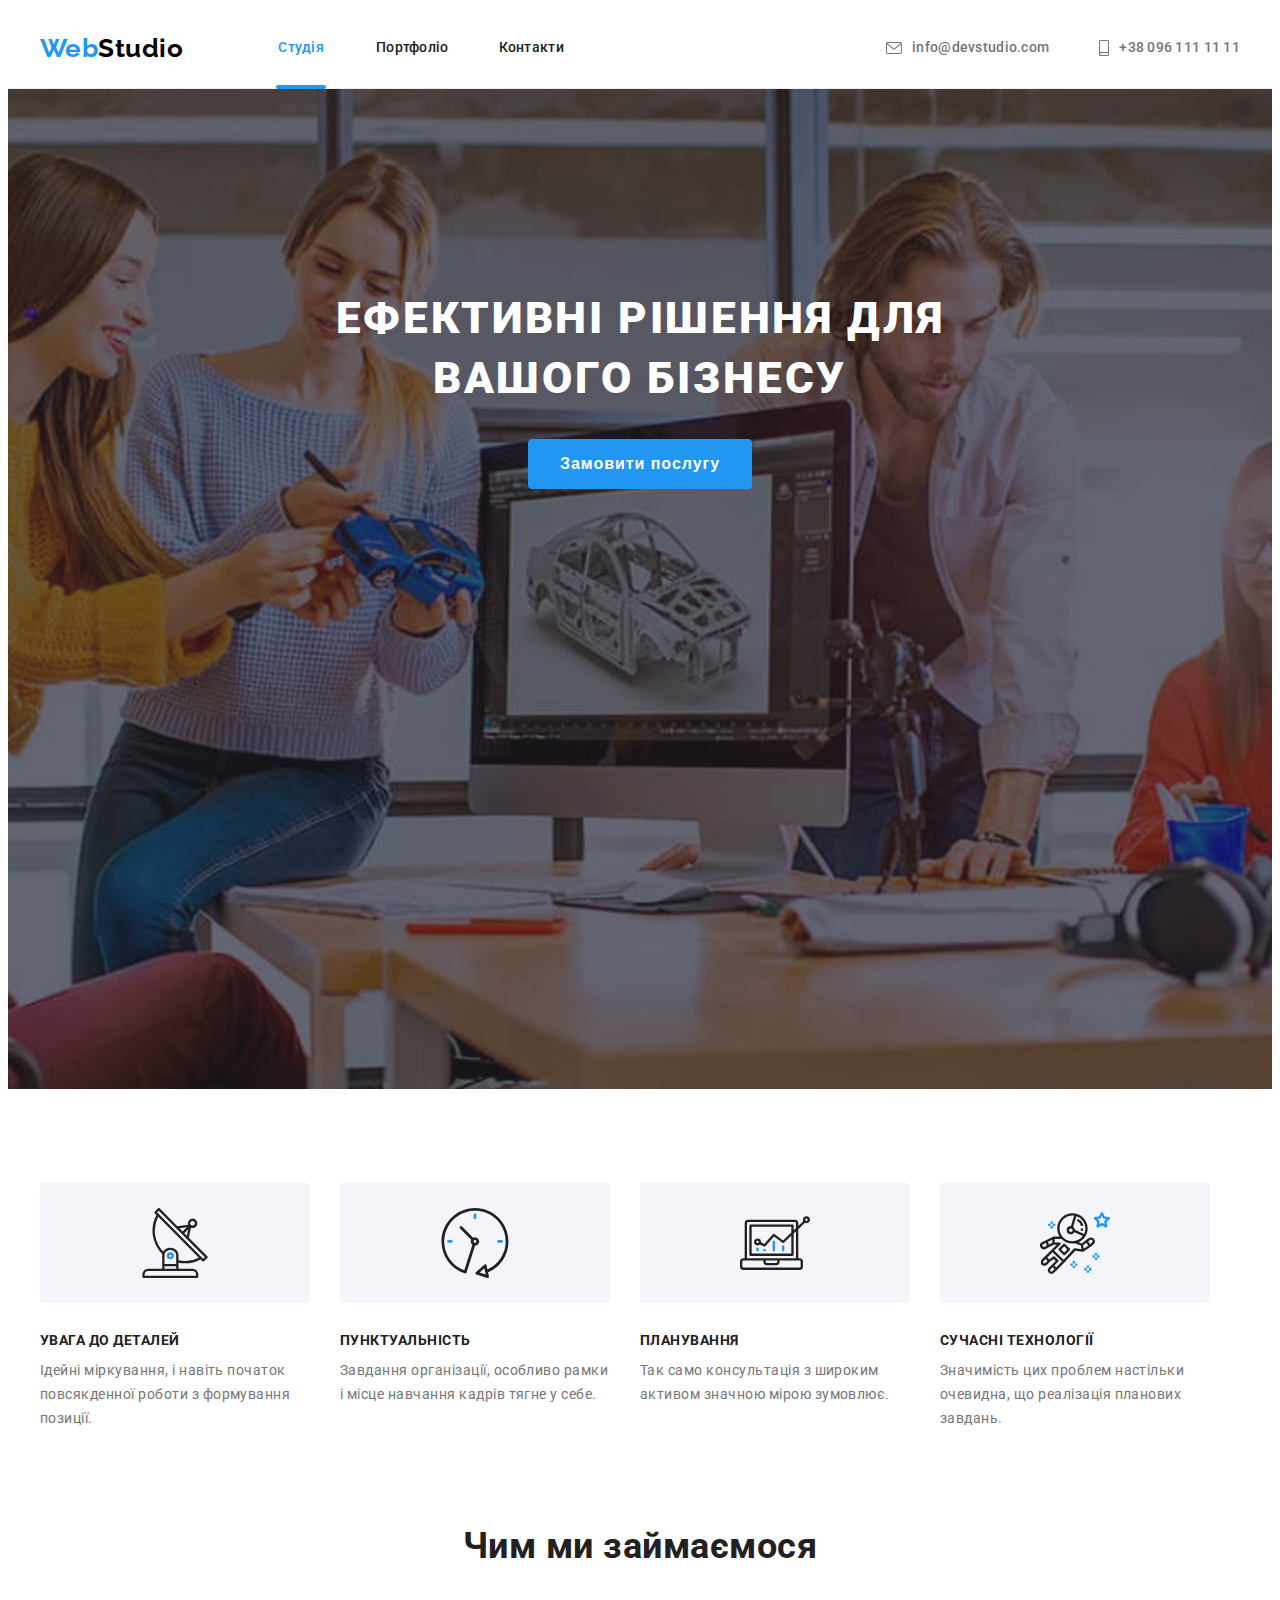
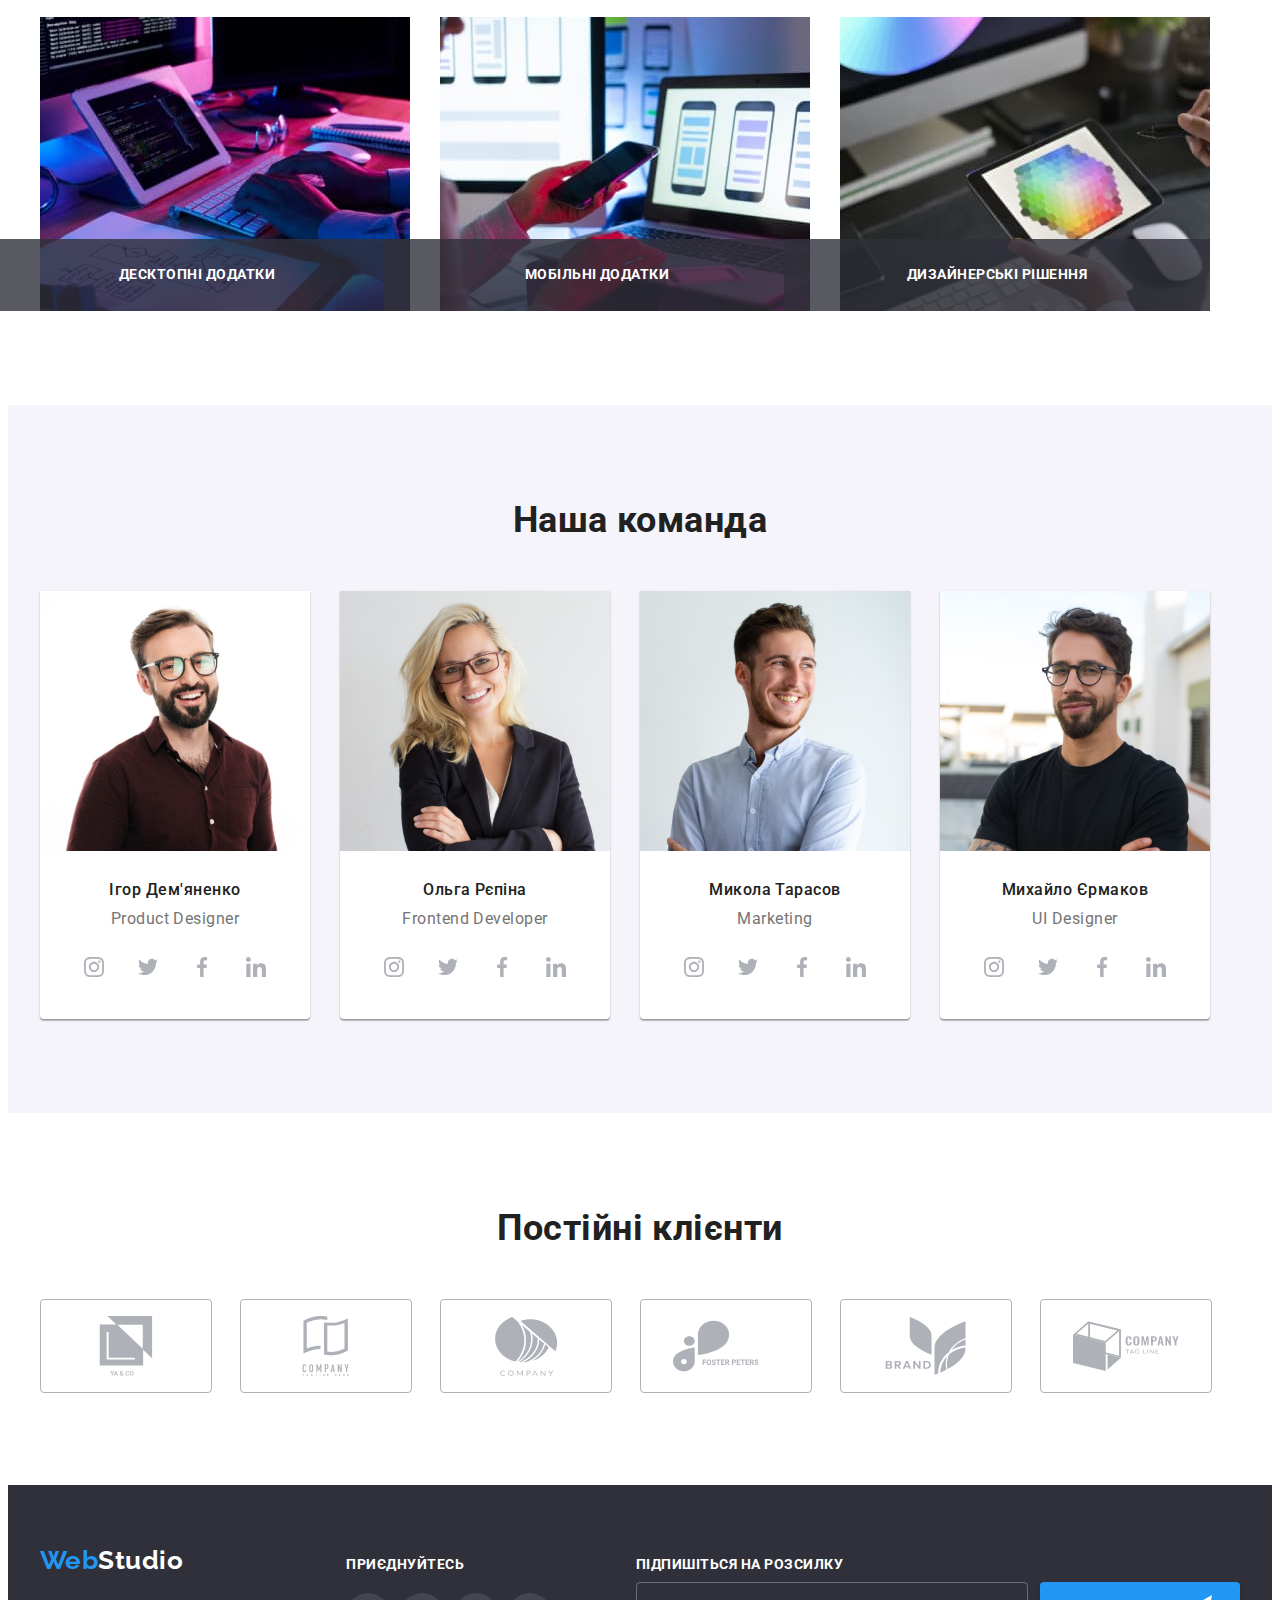
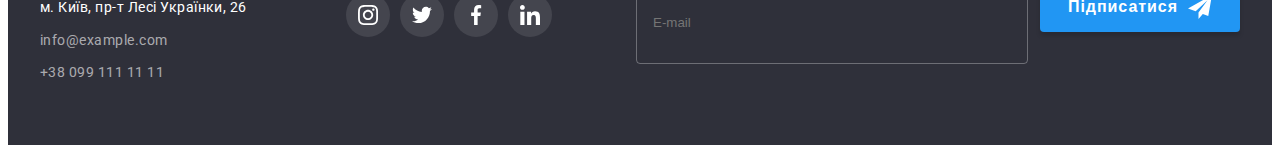
<file: index.html>
<!DOCTYPE html>
<html lang="uk">

<head>
    <meta charset="UTF-8">
    <meta http-equiv="X-UA-Compatible" content="IE=edge">
    <meta name="viewport" content="width=device-width, initial-scale=1.0">
    <title>WebStudio</title>
    <link rel="preconnect" href="https://fonts.googleapis.com">
    <link rel="preconnect" href="https://fonts.gstatic.com" crossorigin>
    <link
        href="https://fonts.googleapis.com/css2?family=Raleway:wght@700&family=Roboto:wght@400;500;700;900&display=swap"
        rel="stylesheet">
        <link rel="stylesheet" href="https://cdnjs.cloudflare.com/ajax/libs/modern-normalize/1.1.0/modern-normalize.min.css"
            integrity="sha512-wpPYUAdjBVSE4KJnH1VR1HeZfpl1ub8YT/NKx4PuQ5NmX2tKuGu6U/JRp5y+Y8XG2tV+wKQpNHVUX03MfMFn9Q=="
            crossorigin="anonymous" referrerpolicy="no-referrer" />
    <link rel="stylesheet" href="./css/styles.css">
    <link rel="stylesheet" href="./sass/index.css">
</head>

<body>
    <header class="bonner">
        <div class="container">
            <nav class="bonner-nav">
                <a lang="en" href="./index.html" class="logo-link list"><span class="logo">Web</span>Studio</a>

                <ul class="list gap">
                    <li class="item">
                        <a href="./index.html" class="gap-link link current">Студія</a>
                    </li>
                    <li class="item">
                        <a href="./portfolio.html" class="gap-link link">Портфоліо</a>
                    </li>
                    <li class="item">
                        <a href="" class="gap-link link">Контакти</a>
                    </li>
                </ul>
            </nav>

            <ul class="bonner-list list">
                <li class="item">
                    <a class="bonner-link link" href="mailto:info@devstudio.com">
                        <svg class="bonner-icon" width="16" height="12">
                            <use href="./images/icons.svg#icon-envelope"></use>
                        </svg>
                        info@devstudio.com
                    </a>
                </li>
                <li class="item">
                    <a class="bonner-link link" href="tel:+380961111111">
                        <svg class="bonner-icon" width="10" height="16">
                            <use href="./images/icons.svg#icon-smartphone"></use>
                        </svg>
                        +38 096 111 11 11
                    </a>
                </li>
            </ul>
        </div>
    </header>
    <main>
        <section class="primary">
            <div class="container primary-container">
                <h1 class="title">Ефективні рішення для вашого бізнесу</h1>
                <button type="button" class="btn" data-modal-open>Замовити послугу</button>
            </div>
        </section>
        <section class="feature">
            <div class="container">
                <ul class="list">
                    <li class="item item-before">
                        <h3 class="title">УВАГА ДО ДЕТАЛЕЙ</h3>
                        <p class="text">Ідейні міркування, і навіть початок повсякденної роботи з формування позиції.</p>
                    </li>
                    <li class="item item-before">
                        <h3 class="title">ПУНКТУАЛЬНІСТЬ</h3>
                        <p class="text">Завдання організації, особливо рамки і місце навчання кадрів тягне у себе.</p>
                    </li>
                    <li class="item item-before">
                        <h3 class="title">ПЛАНУВАННЯ</h3>
                        <p class="text">Так само консультація з широким активом значною мірою зумовлює.</p>
                    </li>
                    <li class="item item-before">
                        <h3 class="title">СУЧАСНІ ТЕХНОЛОГІЇ</h3>
                        <p class="text">Значимість цих проблем настільки очевидна, що реалізація планових завдань.</p>
                    </li>
                </ul>
            </div>
        </section>
        <section class="work">
            <div class="container">
                <h2 class="title">Чим ми займаємося</h2>
                <ul class="list">
                    <li class="item">
                        <div class="work-container">
                            <img src="./images/img1.jpg" alt="Людина працює за ноутбуком" width="370" height="294">
                            <p class="work-text">Десктопні додатки</p>
                        </div>
                    </li>
                    <li class="item">
                        <div class="work-container">
                            <img src="./images/img2.jpg" alt="Людина с телефоном та ноутбуком" width="370" height="294">
                            <p class="work-text">Мобільні додатки</p>
                        </div>
                    </li>
                    <li class="item">
                        <div class="work-container">
                            <img src="./images/img3.jpg" alt="Палітра" width="370" height="294">
                            <p class="work-text">Дизайнерські рішення</p>
                        </div>
                    </li>
                </ul>
            </div>
        </section>
        <section class="team">
            <div class="container">
                <h2 class="title">Наша команда</h2>
                <ul class="team-list list">
                    
                    <li class="team-item">
                        <img src="./images/product.jpg" alt="Фото співробітника" width="270" height="260">
                        <div class="container-wrap">
                            <h3 class="subtitle">Ігор Дем'яненко</h3>
                            <p lang="en" class="text">Product Designer</p>
                            <ul class="team-soc list">
                                <li class="item-soc item">
                                    <a href="https://www.instagram.com/" target="_blank" rel="noreferrer noopener" class="link-soc link">
                                        <svg class="icon-soc" width="20" height="20">
                                            <use href="./images/icons.svg#icon-instagram"></use>
                                        </svg>
                                    </a>
                                </li>
                                <li class="item-soc item">
                                    <a href="https://twitter.com/" target="_blank" rel="noreferrer noopener" class="link-soc link">
                                        <svg class="icon-soc" width="20" height="20">
                                            <use href="./images/icons.svg#icon-twitter"></use>
                                        </svg>
                                    </a>
                                </li>
                                <li class="item-soc item">
                                    <a href="https://uk-ua.facebook.com/" target="_blank" rel="noreferrer noopener" class="link-soc link">
                                        <svg class="icon-soc" width="20" height="20">
                                            <use href="./images/icons.svg#icon-facebook"></use>
                                        </svg>
                                    </a>
                                </li>
                                <li class="item-soc item">
                                    <a href="https://ua.linkedin.com/" target="_blank" rel="noreferrer noopener" class="link-soc link">
                                        <svg class="icon-soc" width="20" height="20">
                                            <use href="./images/icons.svg#icon-linkedin"></use>
                                        </svg>
                                    </a>
                                </li>
                            </ul>
                        </div>
                    </li>
                    <li class="team-item">
                        <img src="./images/frontend.jpg" alt="Фото співробітника" width="270" height="260">
                        <div class="container-wrap">
                            <h3 class="subtitle">Ольга Рєпіна</h3>
                            <p lang="en" class="text">Frontend Developer</p>
                            <ul class="team-soc list">
                                <li class="item-soc item">
                                    <a href="" class="link-soc link">
                                        <svg class="icon-soc" width="20" height="20">
                                            <use href="./images/icons.svg#icon-instagram"></use>
                                        </svg>
                                    </a>
                                </li>
                                <li class="item-soc item">
                                    <a href="" class="link-soc link">
                                        <svg class="icon-soc" width="20" height="20">
                                            <use href="./images/icons.svg#icon-twitter"></use>
                                        </svg>
                                    </a>
                                </li>
                                <li class="item-soc item">
                                    <a href="" class="link-soc link">
                                        <svg class="icon-soc" width="20" height="20">
                                            <use href="./images/icons.svg#icon-facebook"></use>
                                        </svg>
                                    </a>
                                </li>
                                <li class="item-soc item">
                                    <a href="" class="link-soc link">
                                        <svg class="icon-soc" width="20" height="20">
                                            <use href="./images/icons.svg#icon-linkedin"></use>
                                        </svg>
                                    </a>
                                </li>
                            </ul>
                        </div>
                    </li>
                    <li class="team-item">
                        <img src="./images/marketing.jpg" alt="Фото співробітника" width="270" height="260">
                        <div class="container-wrap">
                            <h3 class="subtitle">Микола Тарасов</h3>
                            <p lang="en" class="text">Marketing</p>
                            <ul class="team-soc list">
                                <li class="item-soc item">
                                    <a href="" class="link-soc link">
                                        <svg class="icon-soc" width="20" height="20">
                                            <use href="./images/icons.svg#icon-instagram"></use>
                                        </svg>
                                    </a>
                                </li>
                                <li class="item-soc item">
                                    <a href="" class="link-soc link">
                                        <svg class="icon-soc" width="20" height="20">
                                            <use href="./images/icons.svg#icon-twitter"></use>
                                        </svg>
                                    </a>
                                </li>
                                <li class="item-soc item">
                                    <a href="" class="link-soc link">
                                        <svg class="icon-soc" width="20" height="20">
                                            <use href="./images/icons.svg#icon-facebook"></use>
                                        </svg>
                                    </a>
                                </li>
                                <li class="item-soc item">
                                    <a href="" class="link-soc link">
                                        <svg class="icon-soc" width="20" height="20">
                                            <use href="./images/icons.svg#icon-linkedin"></use>
                                        </svg>
                                    </a>
                                </li>
                            </ul>
                        </div>
                    </li>
                    <li class="team-item">
                        <img src="./images/ul.jpg" alt="Фото співробітника" width="270" height="260">
                        <div class="container-wrap">
                            <h3 class="subtitle">Михайло Єрмаков</h3>
                            <p lang="en" class="text">UI Designer</p>
                            <ul class="team-soc list">
                                <li class="item-soc item">
                                    <a href="" class="link-soc link">
                                        <svg class="icon-soc" width="20" height="20">
                                            <use href="./images/icons.svg#icon-instagram"></use>
                                        </svg>
                                    </a>
                                </li>
                                <li class="item-soc item">
                                    <a href="" class="link-soc link">
                                        <svg class="icon-soc" width="20" height="20">
                                            <use href="./images/icons.svg#icon-twitter"></use>
                                        </svg>
                                    </a>
                                </li>
                                <li class="item-soc item">
                                    <a href="" class="link-soc link">
                                        <svg class="icon-soc" width="20" height="20">
                                            <use href="./images/icons.svg#icon-facebook"></use>
                                        </svg>
                                    </a>
                                </li>
                                <li class="item-soc item">
                                    <a href="" class="link-soc link">
                                        <svg class="icon-soc" width="20" height="20">
                                            <use href="./images/icons.svg#icon-linkedin"></use>
                                        </svg>
                                    </a>
                                </li>
                            </ul>
                        </div>
                    </li>
                </ul>
            </div>
        </section>
        <section class="clients">
            <div class="container">
                <h2 class="title">Постійні клієнти</h2>
                <ul class="clients-list list">
                    <li class="clients-item">
                        <a href="" class="clients-link link">
                            <svg class="clients-icon" width="106" height="60">
                                <use href="./images/icons.svg#icon-yaco"></use>
                        </svg>
                        </a>
                    </li>
                    <li class="clients-item">
                        <a href="" class="clients-link link">
                            <svg class="clients-icon" width="106" height="60">
                                <use href="./images/icons.svg#icon-tagline"></use>
                            </svg>
                        </a>
                    </li>
                    <li class="clients-item">
                        <a href="" class="clients-link link">
                            <svg class="clients-icon" width="106" height="60">
                                <use href="./images/icons.svg#icon-company"></use>
                            </svg>
                        </a>
                    </li>
                    <li class="clients-item">
                        <a href="" class="clients-link link">
                            <svg class="clients-icon" width="106" height="60">
                                <use href="./images/icons.svg#icon-foster"></use>
                            </svg>
                        </a>
                    </li>
                    <li class="clients-item">
                        <a href="" class="clients-link link">
                            <svg class="clients-icon" width="106" height="60">
                                <use href="./images/icons.svg#icon-brand"></use>
                            </svg>
                        </a>
                    </li>
                    <li class="clients-item">
                        <a href="" class="clients-link link">
                            <svg class="clients-icon" width="106" height="60">
                                <use href="./images/icons.svg#icon-tag"></use>
                            </svg>
                        </a>
                    </li>
                </ul>
            </div>
        </section>
    </main>
    <footer class="footer">
        <div class="container list">
            <div class="footer-adress">
                <a lang="en" href="./index.html" class="logo-link basement"><span class="logo">Web</span>Studio</a>
                <address class="box">
                   
                    <ul class="list">
                        <li class="adress-item">
                            <a href="https://goo.gl/maps/8fatFaNchkYs84Wi7" target="_blank" rel="noopenner nofollow" class="adress-link link">м. Київ, пр-т Лесі Українки, 26</a>
                        </li>
                        <li class="adress-item">
                            <a href="mailto:info@example.com" class="adress-link link color">info@example.com</a>
                        </li>
                        <li class="adress-item">
                            <a href="tel:+380991111111" class="adress-link link color">+38 099 111 11 11</a>
                        </li>
                    </ul>
                </address>
            </div>
            <div class="footer-icon-soc">
                <p class="footer-icon-title">ПРИЄДНУЙТЕСЬ</p>
                <ul class="footer-icon-list list">
                    <li class="footer-icon-item item">
                        <a href="" class="footer-icon-link link">
                            <svg class="footer-icon" width="20" height="20">
                                <use href="./images/icons.svg#icon-instagram"></use>
                            </svg>
                        </a>
                    </li>
                    <li class="footer-icon-item item">
                        <a href="" class="footer-icon-link link">
                            <svg class="footer-icon" width="20" height="20">
                                <use href="./images/icons.svg#icon-twitter"></use>
                            </svg>
                        </a>
                    </li>
                    <li class="footer-icon-item item">
                        <a href="" class="footer-icon-link link">
                            <svg class="footer-icon" width="20" height="20">
                                <use href="./images/icons.svg#icon-facebook"></use>
                            </svg>
                        </a>
                    </li>
                    <li class="footer-icon-item item">
                        <a href="" class="footer-icon-link link">
                            <svg class="footer-icon" width="20" height="20">
                                <use href="./images/icons.svg#icon-linkedin"></use>
                            </svg>
                        </a>
                    </li>
                </ul>
            </div>
            <form class="footer-form">
                <b class="footer-form-title">Підпишіться на розсилку</b>
                <div class="input-container">
                    <input type="email" id="footer-form" class="footer-input" name="footer-mail" placeholder="E-mail" />
                    <button type="submit" class="footer-form-button">
                        Підписатися
                        <svg class="footer-form-icon" width="24" height="24">
                            <use href="./images/icons.svg#icon-icon-send"></use>
                        </svg>
                    </button>
                </div>
            </form>
        </div>
    </footer>
    <div class="backdrop is-hidden" data-modal>
        <div class="modal">
            <button class="modal-btn" data-modal-close>
                <svg class="modal-icon" width="18" height="18">
                    <use href="./images/icons.svg#icon-close"></use>
                </svg>
            </button>
            <p class="modal-title">Залиште свої дані, ми вам передзвонимо</p>
            <form class="modal-form">
                <div class="input-field">
                    <label for="user-name" class="input-text">Ім'я</label>
                    <input type="text" class="form-input" name="user-name" id="user-name">
                    <svg class="input-icon" width="18" height="18">
                        <use href="./images/icons.svg#icon-person"></use>
                    </svg>
                </div>
                <div class="input-field">
                    <label for="user-tel" class="input-text">Телефон</label>
                    <input type="tel" class="form-input" name="user-tel" id="user-tel" required>
                    <svg class="input-icon" width="18" height="18">
                        <use href="./images/icons.svg#icon-phone"></use>
                    </svg>
                </div>
                <div class="input-field">
                    <label for="user-email" class="input-text">Пошта</label>
                    <input type="email" class="form-input" name="user-email" id="user-email">
                    <svg class="input-icon" width="18" height="18">
                        <use href="./images/icons.svg#icon-email"></use>
                    </svg>
                </div>
                <div class="input-field">
                    <label for="user-comment" class="input-text">Коментар</label>
                    <textarea name="user-comment" id="user-comment" class="input-comment">Введіть текст</textarea>
                </div>
                <div class="input-field">
                    <input type="checkbox" name="user-policy" value="true" class="input-check visually-hidden" id="user-policy">
                    <label for="user-policy" class="user-text">
                        <span>
                            <svg class="check-icon" width="10" height="8">
                                <use href="./images/icons.svg#icon-vector"></use>
                            </svg>
                        </span>
                        Погоджуюся з розсилкою та приймаю
                        <a href="" class="user-link">Умови договору</a>
                    </label>
                    
                </div>
                <button type="submit" class="form-btn">Відправити</button>
            </form>
        </div>
    </div>
    <script src="./modal.js"></script>
    </body>
    </html>
</file>
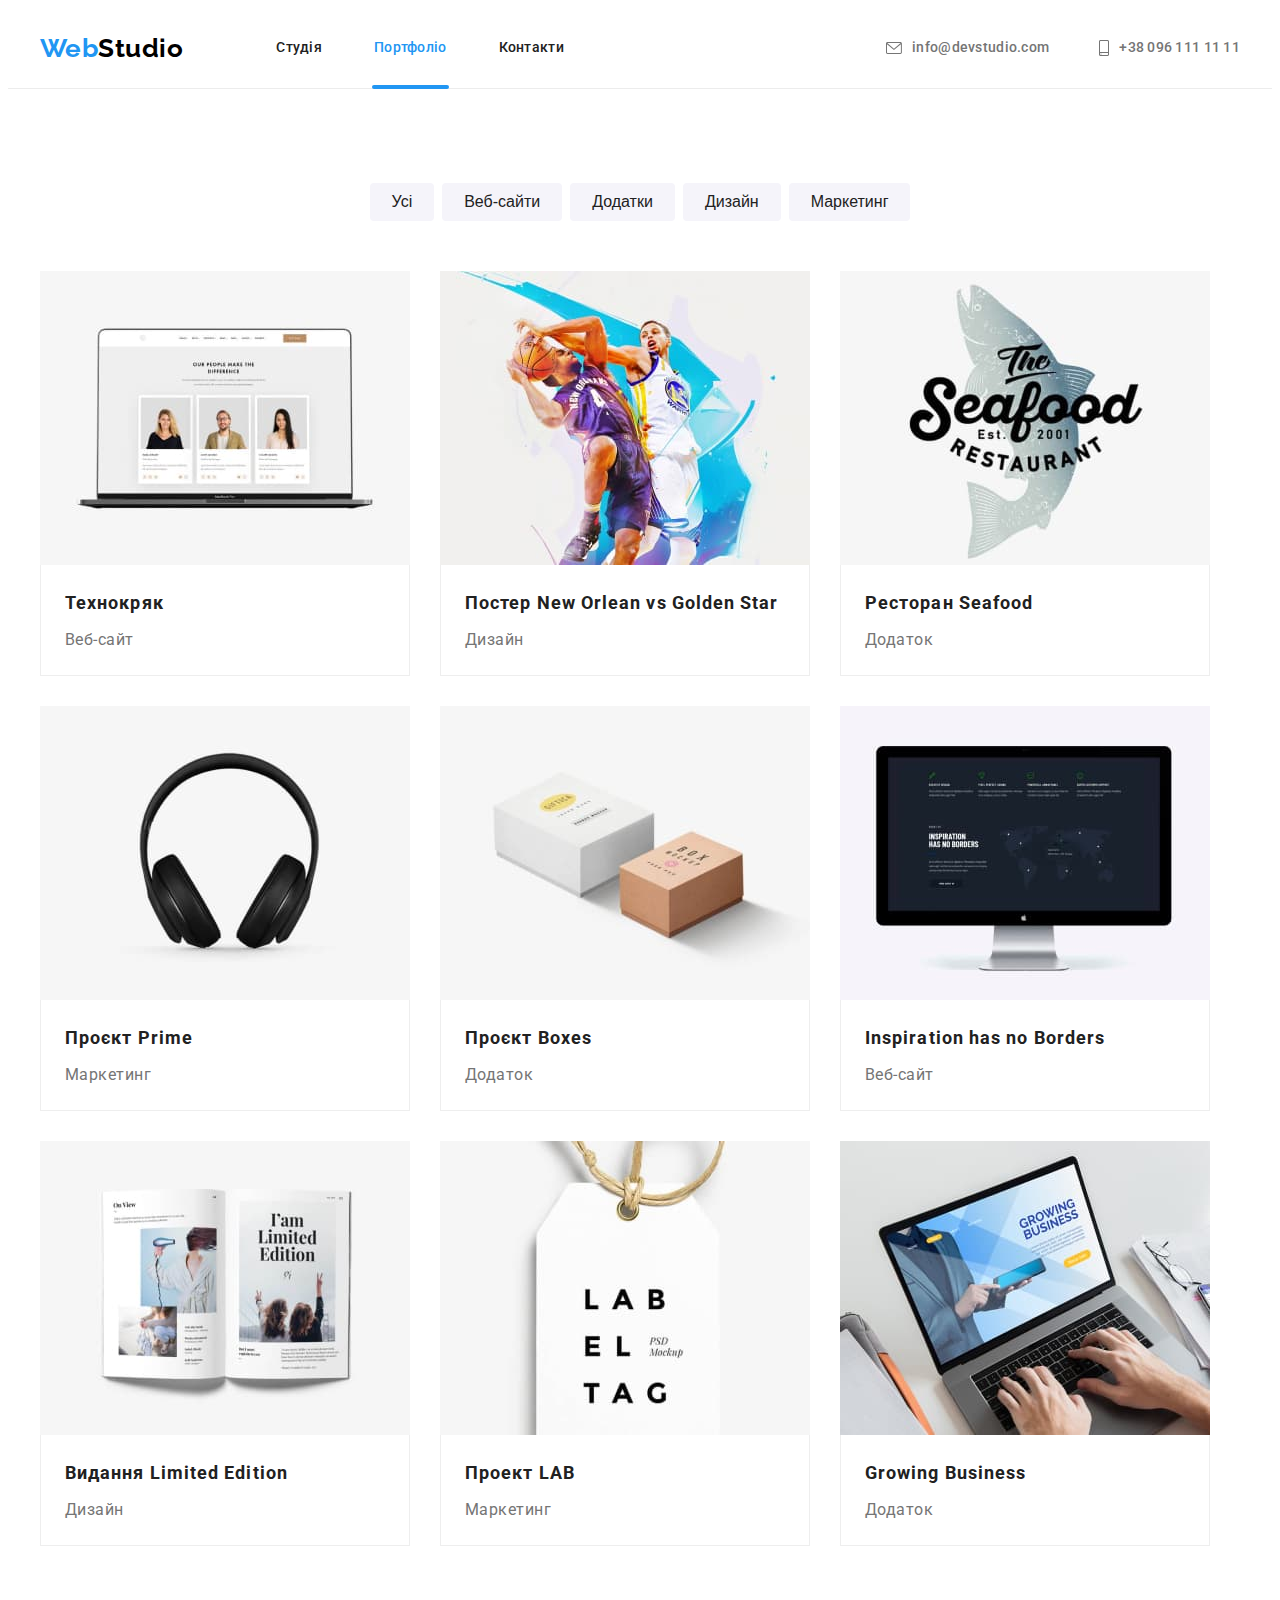
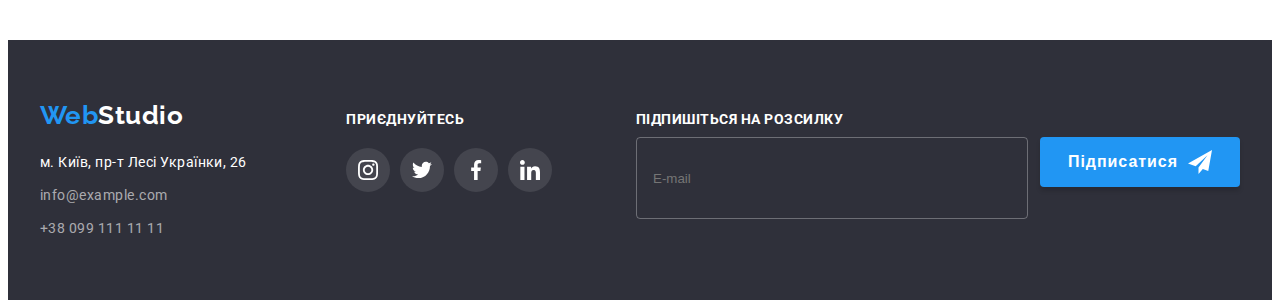
<file: portfolio.html>
<!DOCTYPE html>
<html lang="uk">

<head>
    <meta charset="UTF-8">
    <meta http-equiv="X-UA-Compatible" content="IE=edge">
    <meta name="viewport" content="width=device-width, initial-scale=1.0">
    <title>WebStudio</title>
    <link rel="preconnect" href="https://fonts.googleapis.com">
    <link rel="preconnect" href="https://fonts.gstatic.com" crossorigin>
    <link
        href="https://fonts.googleapis.com/css2?family=Raleway:wght@700&family=Roboto:wght@400;500;700;900&display=swap"
        rel="stylesheet">
    <link rel="stylesheet" href="https://cdnjs.cloudflare.com/ajax/libs/modern-normalize/1.1.0/modern-normalize.min.css"
        integrity="sha512-wpPYUAdjBVSE4KJnH1VR1HeZfpl1ub8YT/NKx4PuQ5NmX2tKuGu6U/JRp5y+Y8XG2tV+wKQpNHVUX03MfMFn9Q=="
        crossorigin="anonymous" referrerpolicy="no-referrer" />
    <link rel="stylesheet" href="./css/styles.css">
</head>

<body>
    <header class="bonner">
        <div class="container">
            <nav class="bonner-nav">
                <a lang="en" href="./index.html" class="logo-link list"><span class="logo">Web</span>Studio</a>

                <ul class="list gap">
                    <li class="item">
                        <a href="./index.html" class="gap-link link">Студія</a>
                    </li>
                    <li class="item">
                        <a href="./portfolio.html" class="gap-link link current">Портфоліо</a>
                    </li>
                    <li class="item">
                        <a href="" class="gap-link link">Контакти</a>
                    </li>
                </ul>
            </nav>

            <ul class="bonner-list list">
                <li class="item">
                    <a class="bonner-link link" href="mailto:info@devstudio.com">
                        <svg class="bonner-icon" width="16" height="12">
                            <use href="./images/icons.svg#icon-envelope"></use>
                        </svg>
                        info@devstudio.com
                    </a>
                </li>
                <li class="item">
                    <a class="bonner-link link" href="tel:+380961111111">
                        <svg class="bonner-icon" width="10" height="16">
                            <use href="./images/icons.svg#icon-smartphone"></use>
                        </svg>
                        +38 096 111 11 11
                    </a>
                </li>
            </ul>
        </div>
    </header>
        <main>
        <section class="blosc">
            <div class="container">
                <h1 class="title visually-hidden">Портфоліо</h1>
                <ul class="list blosc-list">
                    <li class="blosc-item">
                        <button type="button" class="blosc-btn">Усі</button>
                    </li>
                    <li class="blosc-item">
                        <button type="button" class="blosc-btn">Веб-сайти</button>
                    </li>
                    <li class="blosc-item">
                        <button type="button" class="blosc-btn">Додатки</button>
                    </li>
                    <li class="blosc-item">
                        <button type="button" class="blosc-btn">Дизайн</button>
                    </li>
                    <li class="blosc-item">
                        <button type="button" class="blosc-btn">Маркетинг</button>
                    </li>
                </ul>
                    <ul class="aside-list list">
                        <li class="aside-item">
                            <a href="" class="blosc-link link">
                                <div class="blosc-img">
                                    <img src="./images/techno.jpg" alt="Ноутбук з зображенням людей" width="370" height="294">
                                    <p class="blosc-hover-text">Ресурс пропонує комплексні<br>
                                        пропозиції з різним рівнем<br>
                                        функціоналу та сервісів. Все це<br>
                                        дозволить відвідувачу отримати<br>
                                        вичерпні відомості про компанію<br>
                                        чи приватну особу.</p>
                                </div>
                                <div class="blosc-descr">
                                    <h2 class="blosc-title">Технокряк</h2>
                                    <p class="blosc-text">Веб-сайт</p>
                                </div>
                            </a>
                        </li>
                        <li class="aside-item">
                            <a href="#" class="blosc-link link">
                                <div class="blosc-img">
                                    <img src="./images/neworlean.jpg" alt="Баскетболісти" width="370" height="294">
                                    <p class="blosc-hover-text">Ресурс пропонує комплексні<br>
                                        пропозиції з різним рівнем<br>
                                        функціоналу та сервісів. Все це<br>
                                        дозволить відвідувачу отримати<br>
                                        вичерпні відомості про компанію<br>
                                        чи приватну особу.</p>
                                </div>
                                <div class="blosc-descr">
                                    <h2 class="blosc-title">Постер New Orlean vs Golden Star</h2>
                                    <p class="blosc-text">Дизайн</p>
                                </div>
                            </a>
                        </li>
                        <li class="aside-item">
                            <a href="#" class="blosc-link link">
                                <div class="blosc-img">
                                    <img src="./images/seafood.jpg" alt="Риба з текстом" width="370" height="294">
                                    <p class="blosc-hover-text">Ресурс пропонує комплексні<br>
                                    пропозиції з різним рівнем<br>
                                    функціоналу та сервісів. Все це<br>
                                    дозволить відвідувачу отримати<br>
                                    вичерпні відомості про компанію<br>
                                    чи приватну особу.</p>
                                </div>
                                <div class="blosc-descr">
                                    <h2 class="blosc-title">Ресторан Seafood</h2>
                                    <p class="blosc-text">Додаток</p>
                                </div>
                            </a>
                        </li>
                        <li class="aside-item">
                            <a href="#" class="blosc-link link">
                                <div class="blosc-img">
                                    <img src="./images/prime.jpg" alt="Навушники" width="370" height="294">
                                    <p class="blosc-hover-text">Ресурс пропонує комплексні<br>
                                        пропозиції з різним рівнем<br>
                                        функціоналу та сервісів. Все це<br>
                                        дозволить відвідувачу отримати<br>
                                        вичерпні відомості про компанію<br>
                                        чи приватну особу.</p>
                                </div>    
                                <div class="blosc-descr">
                                    <h2 class="blosc-title">Проєкт Prime</h2>
                                    <p class="blosc-text">Маркетинг</p>
                                </div>
                            </a>
                        </li>
                        <li class="aside-item">
                            <a href="#" class="blosc-link link">
                                <div class="blosc-img">
                                    <img src="./images/boxes.jpg" alt="Коробки" width="370" height="294">
                                    <p class="blosc-hover-text">Ресурс пропонує комплексні<br>
                                        пропозиції з різним рівнем<br>
                                        функціоналу та сервісів. Все це<br>
                                        дозволить відвідувачу отримати<br>
                                        вичерпні відомості про компанію<br>
                                        чи приватну особу.</p>
                                </div>
                                <div class="blosc-descr">
                                    <h2 class="blosc-title">Проєкт Boxes</h2>
                                    <p class="blosc-text">Додаток</p>
                                </div>
                            </a>
                        </li>
                        <li class="aside-item">
                            <a href="#" class="blosc-link link">
                                <div class="blosc-img">
                                    <img src="./images/inspiration.jpg" alt="Монітор" width="370" height="294">
                                    <p class="blosc-hover-text">Ресурс пропонує комплексні<br>
                                        пропозиції з різним рівнем<br>
                                        функціоналу та сервісів. Все це<br>
                                        дозволить відвідувачу отримати<br>
                                        вичерпні відомості про компанію<br>
                                        чи приватну особу.</p>
                                </div>
                                <div class="blosc-descr">
                                    <h2 class="blosc-title">Inspiration has no Borders</h2>
                                    <p class="blosc-text">Веб-сайт</p>
                                </div>
                            </a>
                        </li>
                        <li class="aside-item">
                            <a href="#" class="blosc-link link">
                                <div class="blosc-img">
                                    <img src="./images/limitededition.jpg" alt="Книга" width="370" height="294">
                                    <p class="blosc-hover-text">Ресурс пропонує комплексні<br>
                                        пропозиції з різним рівнем<br>
                                        функціоналу та сервісів. Все це<br>
                                        дозволить відвідувачу отримати<br>
                                        вичерпні відомості про компанію<br>
                                        чи приватну особу.</p>
                                </div>
                                <div class="blosc-descr">
                                    <h2 class="blosc-title">Видання Limited Edition</h2>
                                    <p class="blosc-text">Дизайн</p>
                                </div>
                            </a>
                        </li>
                        <li class="aside-item">
                            <a href="#" class="blosc-link link">
                                <div class="blosc-img">
                                    <img src="./images/lab.jpg" alt="Бірка" width="370" height="294">
                                    <p class="blosc-hover-text">Ресурс пропонує комплексні<br>
                                        пропозиції з різним рівнем<br>
                                        функціоналу та сервісів. Все це<br>
                                        дозволить відвідувачу отримати<br>
                                        вичерпні відомості про компанію<br>
                                        чи приватну особу.</p>
                                </div>
                                <div class="blosc-descr">
                                    <h2 class="blosc-title">Проект LAB</h2>
                                    <p class="blosc-text">Маркетинг</p>
                                </div>
                            </a>
                        </li>
                        <li class="aside-item">
                            <a href="#" class="blosc-link link">
                                <div class="blosc-img">
                                    <img src="./images/growingbusiness.jpg" alt="Людина працює за ноутбуком" width="370" height="294">
                                    <p class="blosc-hover-text">Ресурс пропонує комплексні<br>
                                        пропозиції з різним рівнем<br>
                                        функціоналу та сервісів. Все це<br>
                                        дозволить відвідувачу отримати<br>
                                        вичерпні відомості про компанію<br>
                                        чи приватну особу.</p>
                                </div>   
                                <div class="blosc-descr">
                                    <h2 class="blosc-title">Growing Business</h2>
                                    <p class="blosc-text">Додаток</p>
                                </div>
                            </a>
                        </li>
                    </ul>
            </div>
        </section>
    </main>
<footer class="footer">
    <div class="container list">
        <div class="footer-adress">
            <a lang="en" href="./index.html" class="logo-link basement"><span class="logo">Web</span>Studio</a>
            <address class="box">

                <ul class="list">
                    <li class="adress-item">
                        <a href="https://goo.gl/maps/8fatFaNchkYs84Wi7" target="_blank" rel="noopenner nofollow"
                            class="adress-link link">м. Київ, пр-т Лесі Українки, 26</a>
                    </li>
                    <li class="adress-item">
                        <a href="mailto:info@example.com" class="adress-link link color">info@example.com</a>
                    </li>
                    <li class="adress-item">
                        <a href="tel:+380991111111" class="adress-link link color">+38 099 111 11 11</a>
                    </li>
                </ul>
            </address>
        </div>
        <div class="footer-icon-soc">
            <p class="footer-icon-title">ПРИЄДНУЙТЕСЬ</p>
            <ul class="footer-icon-list list">
                <li class="footer-icon-item item">
                    <a href="" class="footer-icon-link link">
                        <svg class="footer-icon" width="20" heignt="20">
                            <use href="./images/icons.svg#icon-instagram"></use>
                        </svg>
                    </a>
                </li>
                <li class="footer-icon-item item">
                    <a href="" class="footer-icon-link link">
                        <svg class="footer-icon" width="20" heignt="20">
                            <use href="./images/icons.svg#icon-twitter"></use>
                        </svg>
                    </a>
                </li>
                <li class="footer-icon-item item">
                    <a href="" class="footer-icon-link link">
                        <svg class="footer-icon" width="20" heignt="20">
                            <use href="./images/icons.svg#icon-facebook"></use>
                        </svg>
                    </a>
                </li>
                <li class="footer-icon-item item">
                    <a href="" class="footer-icon-link link">
                        <svg class="footer-icon" width="20" heignt="20">
                            <use href="./images/icons.svg#icon-linkedin"></use>
                        </svg>
                    </a>
                </li>
            </ul>
        </div>
        <form class="footer-form">
        <b class="footer-form-title">Підпишіться на розсилку</b>
        <div class="input-container">
            <input type="email" id="footer-form" class="footer-input" name="footer-mail" placeholder="E-mail" />
            <button type="submit" class="footer-form-button">
                Підписатися
                <svg class="footer-form-icon" width="24" height="24">
                    <use href="./images/icons.svg#icon-icon-send"></use>
                </svg>
            </button>
        </div>
        </form>
    </div>
</footer>
</body>
</html>
</file>
<file: css/styles.css>
:root {
    --primary-text-color:#757575;
    --title-text-color:#212121;
    --accent-color:#2196f3;
    --white-color:#ffffff;
}

p,
h1,
h2,
h3,
h4,
h5,
h6 {
    margin: 0;
}

ul {
    margin: 0;
    padding: 0;
}

img {
    display: block;
    width: 100%;
}

address {
    font-style: normal;
}

body {
    color: var(--primary-text-color);
    font-family: Roboto, sans-serif;
    letter-spacing: 0.03em;
}

a {
    text-decoration: none;
}

.container {
    width: 1200px;
    padding-left: 15px;
    padding-right: 15px;
    margin-left: auto;
    margin-right: auto;
}

.bonner .container,
.bonner-nav,
.bonner-nav .list {
    display: flex;
    align-items: center;
}

.bonner-list {
    display: flex;
    align-items: center;
    margin-left: auto;
    column-gap: 50px;
}

.bonner {
    border-bottom: 1px solid #ECECEC;
}

.logo-link {
    color: #000000;
    font-family: Raleway, cursive;
    font-weight: 700;
    font-size: 26px;
    line-height: 1.19;
    margin-right: 93px;
}

.logo {
    color: var(--accent-color);
    font-family: Raleway, cursive;
    font-weight: 700;
    font-size: 26px;
    line-height: 1.19;  
}
.bonner-nav .link {
    color: var(--title-text-color);
    font-weight: 500;
    font-size: 14px;
    line-height: 1.14;
    letter-spacing: 0.02em;
}

.link.current {
    color: var(--accent-color);
}

.current {
    color: var(--accent-color);
    padding-left: 2px;
    padding-right: 2px;
    position: relative;
}

.link.current::after {
    content: "";
    width: 100%;
    height: 4px;
    background-color: var(--accent-color);
    border-radius: 2px;
    position: absolute;
    bottom: -1px;
    right: 0;
}

.bonner .gap {
    column-gap: 50px;
}

.gap .item .link {
    display: block;
    padding-top: 32px;
    padding-bottom: 32px;
    transition-property: color;
    transition-duration: 250ms;
    transition-timing-function: cubic-bezier(0.4, 0, 0.2, 1);
}

.gap-link:hover,
.gap-link:focus {
    color: var(--accent-color);
}

.bonner-link {
    color: var(--primary-text-color);
    font-weight: 500;
    font-size: 14px;
    line-height: 1.14;
    letter-spacing: 0.02em;
    display: flex;
    align-items: center;

    transition-property: color;
    transition-duration: 250ms;
    transition-timing-function: cubic-bezier(0.4, 0, 0.2, 1);
}

.bonner-link:hover,
.bonner-link:focus {
    color: var(--accent-color);
}

.bonner-icon {
    fill: currentColor;
    margin-right: 10px;
}

.primary {
    background-image: linear-gradient(
        to right,
        rgba(47, 48, 58, 0.4),
        rgba(47, 48, 58, 0.4)
        ),
        url(../images/hero.jpg);
    background-color: #2F303A;
    background-position: center;
    background-repeat: no-repeat;
    background-size: cover;
    height: 600px;
    max-width: 1600px;
    margin-left: auto;
    margin-right: auto;
    padding: 200px 0;
}

.primary .title {
    color: var(--white-color);
    font-weight: 900;
    font-size: 44px;
    line-height: 1.36;
    text-align: center;
    letter-spacing: 0.06em;
    text-transform: uppercase;
    margin: 0 auto 30px;
    max-width: 696px;
}

.primary .btn {
    background-color: var(--accent-color);
    color: var(--white-color);
    font-weight: 700;
    font-size: 16px;
    line-height: 1.88;
    align-items: center;
    text-align: center;
    letter-spacing: 0.06em;
    display: block;
    margin-left: auto;
    margin-right: auto;
    border-radius: 4px;
    padding: 10px 32px;
    border: transparent;
    cursor: pointer;

    transition-property: background-color;
    transition-duration: 250ms;
    transition-timing-function: cubic-bezier(0.4, 0, 0.2, 1);
}

.primary .btn:hover,
.primary .btn:focus {
    background-color: #188CE8; 
}

.feature {
    padding-top: 94px;
    padding-bottom: 94px;
    
}
.feature .container .list{
    display: flex;
    gap: 30px;

}

.feature .container  .item {
width: 270px;

}

.item-before::before {
    border-radius: 4px;
    margin-bottom: 30px;
    display: block;
    content: "";
    height: 120px;
    background-color: #F5F4FA;
    background-repeat: no-repeat;
    background-position: center;

    
}

.item-before:nth-child(1)::before {
background-image: url(../images/antenna.svg);
}

.item-before:nth-child(2)::before {
background-image: url(../images/clock.svg);
}

.item-before:nth-child(3)::before {
    background-image: url(../images/diagram.svg);
}

.item-before:nth-child(4)::before {
    background-image: url(../images/astronaut.svg);
}
.feature .title {
    color: var(--title-text-color);
    font-weight: 700;
    font-size: 14px;
    line-height: 1.14;
    text-transform: uppercase;
    margin-bottom: 10px;
}

.feature .text {
    font-size: 14px;
    line-height: 1.71;
}

.team .title,
.blosc .title,
.work .title,
.clients .title {
    color: var(--title-text-color);
    font-weight: 700;
    font-size: 36px;
    line-height: 1.17;
    text-align: center;
    margin-bottom: 50px;
}

.work {
    padding-bottom: 94px;
}
.work .item {
    width: calc((100%-60px)/3);
}

.work .container .list {
    display: flex;
    column-gap: 30px;
}

.work-container {
    position: relative;
}

.work-text {
    position: absolute;
    width: 100%;
    bottom: 0;
    right: 0;
    padding: 28px;
    color: var(--white-color);
    background-color: rgba(47, 48, 58, 0.8);
    font-weight: 700;
    font-size: 14px;
    line-height: 1.14;
    text-align: center;
    text-transform: uppercase;

}
/* -------------------TEAM----------------------- */
.team {
    background-color: #F5F4FA;
    padding-top: 94px;
    padding-bottom: 94px;
}

.team-item {
    width: 270px;
    background-color: var(--white-color);
    box-shadow: 0px 1px 3px rgba(0, 0, 0, 0.12), 0px 1px 1px rgba(0, 0, 0, 0.14), 0px 2px 1px rgba(0, 0, 0, 0.2);
    border-radius: 0px 0px 4px 4px;
}

.team-list {
    display: flex;
    column-gap: 30px;
}
.team .subtitle {
    color: var(--title-text-color);
    font-weight: 500;
    font-size: 16px;
    line-height: 1.18;
    margin-bottom: 10px;
}

.team .text {
    font-size: 16px;
    line-height: 1.18;
    margin-bottom: 16px;
}
.team-soc {
    display: flex;
    justify-content: center;
    gap: 10px;
}


.link-soc {
width: 44px;
height: 44px;
border-radius: 50%;
display: flex;
align-items: center;
justify-content: center;
color: #AFB1B8;

transition-property: color, background-color;
transition-duration: 250ms;
transition-timing-function: cubic-bezier(0.4, 0, 0.2, 1);

}

.link-soc:hover,
.link-soc:focus {
    background-color: var(--accent-color);
    color: var(--white-color);
}

.icon-soc {
    fill: currentColor;
}

.container-wrap {
    padding-top: 30px;
    padding-bottom: 30px;
    text-align: center;
}


/* ------------------CLIENTS------------------- */
.clients {
padding-top: 94px;
padding-bottom: 94px;
}

.clients-list {
    display: flex;
    gap: 30px;
}

.clients-item {
    width: 170px;
    height: 92px;

}

.clients-link {
    display: flex;
    justify-content: center;
    align-items: center;
    width: 100%;
    height: 100%;
    border-radius: 4px;
    border: 1px solid #AFB1B8;
    color: #AFB1B8;

    transition-property: color, border-color;
    transition-duration: 250ms;
    transition-timing-function: cubic-bezier(0.4, 0, 0.2, 1);
}


.clients-item:hover .clients-link,
.clients-link:focus {
    border-color: var(--accent-color);
    color: var(--accent-color);
}

.clients-icon {
    fill: currentColor;
}

/* -----------------PORTFOLIO--------------- */

.blosc {
    padding-top: 94px;
    padding-bottom: 94px;
}

.blosc-list {
    display: flex;
    justify-content: center;
    column-gap: 8px;
    margin-bottom: 50px;

}

.blosc-btn {
    background-color: #F5F4FA;
    color: var(--title-text-color);
    font-weight: 500;
    font-size: 16px;
    line-height: 1.62;
    border-radius: 4px;
    border: transparent;
    padding: 6px 22px;
    cursor: pointer;

    transition-property: color, background-color, box-shadow;
    transition-duration: 250ms;
    transition-timing-function: cubic-bezier(0.4, 0, 0.2, 1);
}

.blosc-btn:hover,
.blosc-btn:focus {
    background-color: var(--accent-color);
    color: var(--white-color);
    cursor: pointer;
    box-shadow: 0px 3px 1px rgba(0, 0, 0, 0.1), 0px 1px 2px rgba(0, 0, 0, 0.08), 0px 2px 2px rgba(0, 0, 0, 0.12);
}

.aside-list {
    display: flex;
    flex-wrap: wrap;
    gap: 30px;
}

.aside-item {
    width: 370px;
}

.blosc-link:hover .blosc-hover-text {
    transform: translateY(0);
}

.blosc-link {
    display: block;
    transition-property: box-shadow;
    transition-duration: 250ms;
    transition-timing-function: cubic-bezier(0.4, 0, 0.2, 1);

}

.blosc-img {
    position: relative;
    overflow: hidden;
    
}

.blosc-hover-text {
    position: absolute;
    top: 0;
    left: 0;
    width: 100%;
    height: 100%;
    font-weight: 400;
    font-size: 18px;
    line-height: 1.56;
    letter-spacing: 0.03em;
    padding: 63px 24px;
    color: var(--white-color);
    background-color: rgba(33, 150, 243, 0.9);
    transform: translateY(100%);
    transition: transform 250ms cubic-bezier(0.4, 0, 0.2, 1);

}
.blosc-link:hover,
.blosc-link:focus {
    box-shadow: 0px 1px 1px rgba(0, 0, 0, 0.12), 0px 4px 4px rgba(0, 0, 0, 0.06), 1px 4px 6px rgba(0, 0, 0, 0.16);
}
.blosc-descr {
    padding: 20px 24px;
    border: 1px solid #EEEEEE;
    border-top: none;
}

.blosc-title {
    color: var(--title-text-color);
    font-weight: 700;
    font-size: 18px;
    line-height: 2;
    letter-spacing: 0.06em;
    margin-bottom: 4px;
}

.blosc-text {
    color: var(--primary-text-color);
    font-size: 16px;
    line-height: 1.88;
}


.list {
    list-style: none;
}


.visually-hidden {
    position: absolute;
    white-space: nowrap;
    width: 1px;
    height: 1px;
    overflow: hidden;
    border: 0;
    padding: 0;
    clip: rect(0 0 0 0);
    clip-path: inset(50%);
    margin: -1px;
}

/* ----------------FOOTER---------------------- */


.footer {
    background-color: #2F303A;
    padding-top: 60px;
    padding-bottom: 60px;
}

.footer .container {
    display: flex;
    align-items: baseline;
}

.footer-adress {
    margin-right: 70px;
}

.adress-item:not(:last-child) {
    margin-bottom: 9px;
}

.adress-link:hover,
.adress-link:focus {
    color: var(--accent-color);
}
.adress-link {
    font-size: 14px;
    line-height: 1.7;
    color: var(--white-color);

    transition-property: color;
    transition-duration: 250ms;
    transition-timing-function: cubic-bezier(0.4, 0, 0.2, 1);
}
.color {
    color: rgba(255, 255, 255, 0.6);
}

.footer-icon-title {
    color: var(--white-color);
    font-weight: 700;
    font-size: 14px;
    line-height: 1.14;
    text-transform: uppercase;
    margin-bottom: 20px;
}

.footer-icon-list {
    display: flex;
    gap: 10px;

}

.footer-icon-item {
    width: 44px;
    height: 44px;
}

.footer-icon-link {
    display: flex;
    justify-content: center;
    align-items: center;
    width: 100%;
    height: 100%;
    background-color: rgba(255, 255, 255, 0.1);
    border-radius: 50%;
    fill: var(--white-color);

    transition-property: background-color;
    transition-duration: 250ms;
    transition-timing-function: cubic-bezier(0.4, 0, 0.2, 1);

}

.footer-icon-link:hover,
.footer-icon-link:focus {
    background-color: var(--accent-color);
}

.basement {
    color: var(--white-color);
    font-family: Raleway, sans-serif;
    font-weight: 700;
    font-size: 26px;
    line-height: 1.19;
    display: block;
    margin-bottom: 20px;
}


.box {
    color: var(--white-color);
    font-weight: 400;
    font-size: 14px;
    line-height: 1.7;
}



.box .li {
    color: rgba(255, 255, 255, 0.6);
    font-weight: 400;
    font-size: 14px;
    line-height: 1.7;
    display: block;
}


.item-box {
    margin-top: 9px;
}

/* ----------WINDOW---------------- */

.backdrop {
    position: fixed;
    top: 0;
    left: 0;
    width: 100%;
    height: 100%;
    background-color: rgba(0, 0, 0, 0.2);
    transition: visibility 250ms,  opacity 250ms cubic-bezier(0.4, 0, 0.2, 1);
    
}

.is-hidden {
    opacity: 0;
    visibility: hidden;
    pointer-events: none;
}

.modal {
    position: absolute;
    background-color: var(--white-color);
    top: 50%;
    left: 50%;
    min-height: 581px;
    min-width: 528px;
    box-shadow: 0px 1px 3px rgba(0, 0, 0, 0.12), 0px 1px 1px rgba(0, 0, 0, 0.14), 0px 2px 1px rgba(0, 0, 0, 0.2);
    border-radius: 4px;
    transform: translate(-50%, -50%) scale(1);
    transition: transform 250ms linear;
   padding: 40px;

}

.backdrop.is-hidden .modal {
    transform: translate(50%, 50%) scale(0);
}

.modal-btn {
    position: absolute;
    top: 8px;
    right: 8px;
    background-color: var(--white-color);
    color: var(--title-text-color);
    border: 1px solid rgba(0, 0, 0, 0.1);
    width: 30px;
    height: 30px;
    border-radius: 50%;
    color: var(--primary-text-color);
    cursor: pointer;
    display: flex;
    align-items: center;
    transition-property: fill;
    transition-duration: 250ms;
    transition-timing-function: cubic-bezier(0.4, 0, 0.2, 1);
}

.modal-btn:hover,
.modal-btn:focus {
    fill: var(--accent-color);
}

.modal-icon {
    display: flex;
    align-items: center;

}

/* ------------------------FORM---------------------------- */


.modal-title {
    font-weight: 700;
    font-size: 20px;
    line-height: 1.15;
    color: #212121;
    text-align: center;
    margin-bottom: 12px;

}

.form-input {
    width: 100%;
    height: 40px;
    border: 1px solid rgba(33, 33, 33, 0.2);
    border-radius: 4px;
    padding-left: 42px;
    cursor: pointer;
    outline: none;

}

.form-input:focus {
    border-color: var(--accent-color);
}

.form-input:focus +  .input-icon {
    fill: var(--accent-color);
}

.form-btn {
    background-color: var(--accent-color);
    color: var(--white-color);
    font-weight: 700;
    font-size: 16px;
    line-height: 1.88;
    align-items: center;
    text-align: center;
    letter-spacing: 0.06em;
    display: block;
    margin-left: auto;
    margin-right: auto;
    margin-top: 30px;
    border-radius: 4px;
    padding: 10px 32px;
    border: transparent;
    cursor: pointer;
    box-shadow: 0px 4px 4px rgba(0, 0, 0, 0.15);
    
    transition-property: background-color;
    transition-duration: 250ms;
    transition-timing-function: cubic-bezier(0.4, 0, 0.2, 1);
}

.form-btn:hover,
.form-btn:focus {
    background-color: #188CE8;
}

.input-text {
    font-size: 12px;
    line-height: 1.17;
    letter-spacing: 0.01em;
    display: block;
    margin-bottom: 4px;
    cursor: pointer;
}

.input-comment {
    font-size: 12px;
    line-height: 1.17;
    letter-spacing: 0.01em;
    color: rgba(117, 117, 117, 0.5);
    width: 100%;
    height: 120px;
    border: 1px solid rgba(33, 33, 33, 0.2);
    border-radius: 4px;
    padding: 12px 16px;
    resize: none;
    cursor: pointer;
    outline: none;
    display: block;
}

.input-comment:focus {
    border-color: var(--accent-color);
}
.input-field {
    margin-bottom: 10px;
    position: relative;
}

.input-icon {
    position: absolute;
    left: 12px;
    top: 50%;

}

.user-text {
    display: flex;
    align-items: center;
    justify-content: center;
    margin-top: 20px;
    gap: 7px;
    font-size: 14px;
    line-height: 1.71;
    cursor: pointer;

}


.user-link {
    font-size: 14px;
    line-height: 1.71;
    color: #2196F3;
    position: relative;
}

.user-link::after {
    position: absolute;
    content: "";
    bottom: 5px;
    right: 0;
    width: 100%;
    height: 1px;
    background-color: var(--accent-color);

}

.user-text span {
    width: 16px;
    height: 15px;
    border: 2px solid #212121;
    border-radius: 2px;
    display: flex;
    align-items: center;
    justify-content: center;
    transition-property: background-color, border-color, fill;
    transition-duration: 250ms;
    transition-timing-function: cubic-bezier(0.4, 0, 0.2, 1);
}

.check-icon {
    fill: transparent;
}

.input-check:checked + .user-text span {
    background-color: var(--accent-color);
    border-color: var(--accent-color);
}

.input-check:checked + .user-text .check-icon {
    fill: var(--white-color);
}

.input-check:focus + .user-text span {
    border-color: var(--accent-color);
}


/* -----------------FOTER-FORM------------------- */


.footer-form {
    display: flex;
    flex-direction: column;
    margin-left: auto;
}


.footer-form-title {
    font-size: 14px;
    text-transform: uppercase;
    color: var(--white-color);
    margin-bottom: 10px;
}

.input-container {
    display: flex;
    gap: 12px;
    position: relative;
}

.footer-input {
    width: 358px;
    height: 50px;
    border: 1px solid rgba(255, 255, 255, 0.3);
    border-radius: 4px;
    background-color: transparent;
    padding: 15px 16px;
    outline: transparent;
    color: var(--white-color);
}

.footer-form-label {
    position: absolute;
    top: 15px;
    left: 16px;
    font-size: 16px;
    line-height: 1.25;
    color: rgba(255, 255, 255, 0.6);
}

.footer-form-button {
    letter-spacing: 0.06em;
    font-weight: 700;
    font-size: 16px;
    font-size: 16px;
    line-height: 1.87;
    fill: var(--white-color);

    display: flex;
    justify-content: center;
    align-items: center;
    gap: 10px;

    width: 200px;
    height: 50px;
    background-color: var(--accent-color);
    box-shadow: 0px 4px 4px rgba(0, 0, 0, 0.15);
    border-radius: 4px;
    color: var(--white-color);
    border-color: transparent;
    cursor: pointer;
    box-shadow: 0px 4px 4px rgba(0, 0, 0, 0.15);
    transition-property: background-color;
    transition-duration: 250ms;
    transition-timing-function: cubic-bezier(0.4, 0, 0.2, 1);
}

.footer-form-button:hover,
.footer-form-button:focus {
    background-color: #188CE8;
}
</file>
<file: sass/index.css>
/*# sourceMappingURL=index.css.map */
</file>
